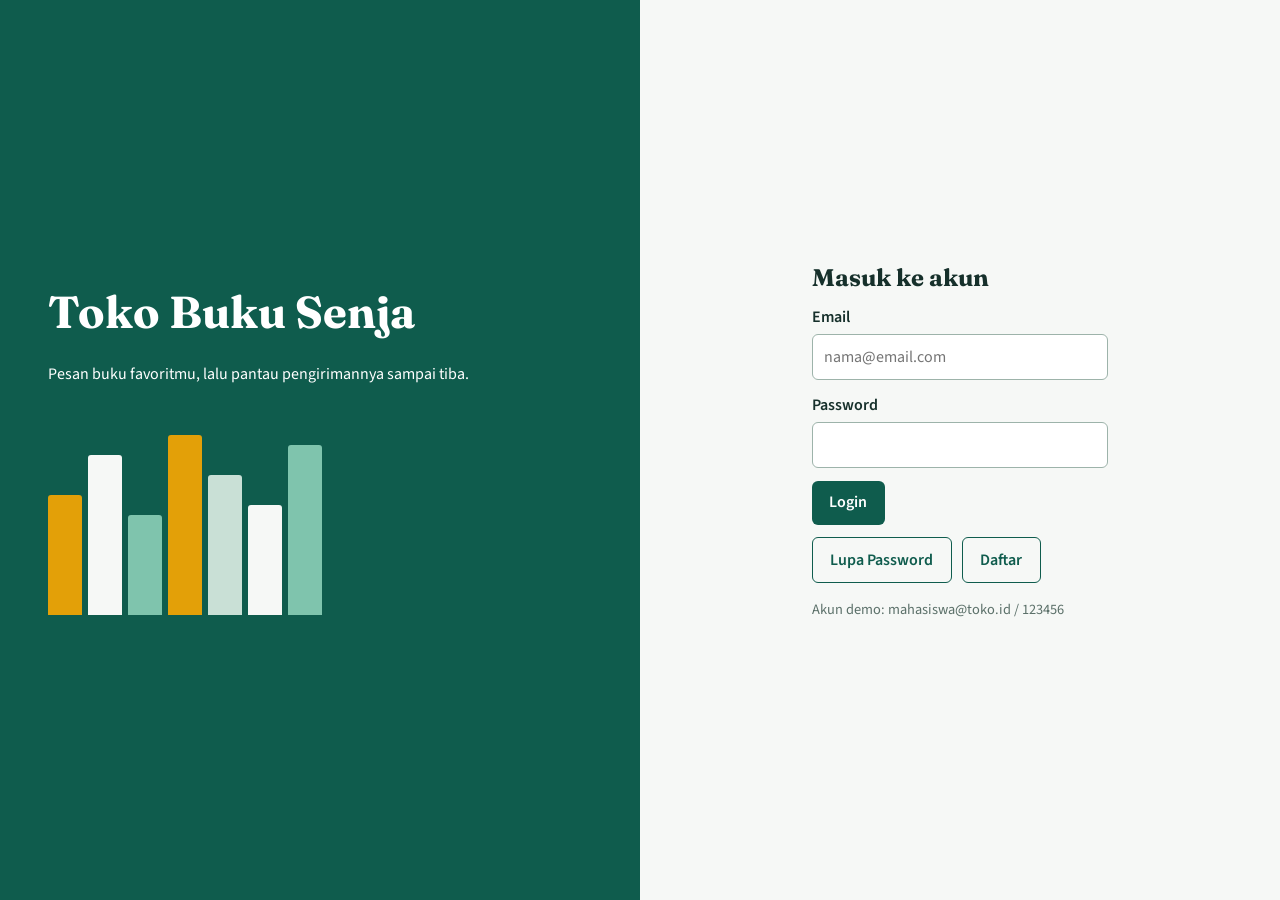
<file: index.html>
<!DOCTYPE html>
<html lang="id">
<head>
  <meta charset="UTF-8">
  <meta name="viewport" content="width=device-width, initial-scale=1">
  <title>Login | Toko Buku Senja</title>
  
  <link rel="preconnect" href="https://fonts.googleapis.com">
  <link href="https://fonts.googleapis.com/css2?family=Fraunces:wght@600;700&family=Source+Sans+3:wght@400;600&display=swap" rel="stylesheet">
  <link rel="stylesheet" href="css/style.css">
</head>
<body data-page="login">

  <div class="auth">
    <aside class="auth-side">
      <h1>Toko Buku Senja</h1>
      <p>Pesan buku favoritmu, lalu pantau pengirimannya sampai tiba.</p>
      
      <div class="spines" aria-hidden="true">
        <i style="height:120px; background:#e3a008"></i>
        <i style="height:160px; background:#f6f8f6"></i>
        <i style="height:100px; background:#7fc4ad"></i>
        <i style="height:180px; background:#e3a008"></i>
        <i style="height:140px; background:#c9e0d6"></i>
        <i style="height:110px; background:#f6f8f6"></i>
        <i style="height:170px; background:#7fc4ad"></i>
      </div>
    </aside>

    <main class="auth-form">
      <div class="box">
        <h2>Masuk ke akun</h2>
        
        <form id="formLogin" novalidate>
          <label for="email">Email</label>
          <input id="email" type="email" autocomplete="username" placeholder="nama@email.com">
          
          <label for="password">Password</label>
          <input id="password" type="password" autocomplete="current-password">
          
          <button class="btn" type="submit">Login</button>
        </form>

        <div class="links">
          <button class="btn ghost" id="btnLupa" type="button">Lupa Password</button>
          <button class="btn ghost" id="btnDaftar" type="button">Daftar</button>
        </div>

        <p class="hint">Akun demo: mahasiswa@toko.id / 123456</p>
      </div>
    </main>
  </div>

  <script src="js/data.js"></script>
  <script src="js/script.js"></script>
</body>
</html>
</file>
<file: css/style.css>
/* =================================================================agang
   Toko Buku Senja - style.css (External CSS)
   =================================================================== */

/* 1. Root & Variabel Warna */
:root {
  --ink: #16302b;
  --green: #0f5c4d;
  --green2: #0a443a;
  --mint: #e4efe9;
  --paper: #f6f8f6;
  --amber: #e3a008;
  --red: #b42318;
  --line: #cfdcd5;
}

/* 2. Global Reset & Typography */
* {
  box-sizing: border-box;
}

body {
  margin: 0;
  font: 16px/1.55 'Source Sans 3', system-ui, sans-serif;
  background: var(--paper);
  color: var(--ink);
}

h1, h2, h3 {
  font-family: 'Fraunces', Georgia, serif;
  line-height: 1.2;
  margin: 0 0 .5rem;
}

a {
  color: var(--green);
}

/* 3. Layout Utama (Topbar, Main, Footer) */
.topbar {
  background: var(--green);
  color: #fff;
  display: flex;
  flex-wrap: wrap;
  align-items: center;
  justify-content: space-between;
  gap: .5rem 1.5rem;
  padding: .7rem 1.5rem;
}

.brand {
  font-family: 'Fraunces', Georgia, serif;
  font-size: 1.3rem;
  font-weight: 700;
}

.topbar nav {
  display: flex;
  flex-wrap: wrap;
  gap: .25rem;
}

.topbar a {
  color: #fff;
  text-decoration: none;
  padding: .35rem .8rem;
  border-radius: 6px;
}

.topbar a:hover,
.topbar a[aria-current] {
  background: var(--green2);
}

main {
  max-width: 1000px;
  margin: 0 auto;
  padding: 1.5rem;
}

footer {
  text-align: center;
  padding: 1.5rem;
  color: #5b7069;
  font-size: .9rem;
}

/* 4. Panel, Form, & Tombol */
.panel {
  background: #fff;
  border: 1px solid var(--line);
  border-radius: 10px;
  padding: 1.25rem;
  margin-bottom: 1.25rem;
}

label {
  display: block;
  font-weight: 600;
  margin: .8rem 0 .25rem;
}

input,
select,
textarea {
  width: 100%;
  padding: .6rem .7rem;
  border: 1px solid #9db3aa;
  border-radius: 6px;
  font: inherit;
  background: #fff;
}

input:focus,
select:focus,
textarea:focus,
.btn:focus-visible,
a:focus-visible,
.tile:focus-visible {
  outline: 3px solid var(--amber);
  outline-offset: 1px;
}

.btn {
  display: inline-block;
  background: var(--green);
  color: #fff;
  border: 0;
  border-radius: 6px;
  padding: .6rem 1.1rem;
  font: inherit;
  font-weight: 600;
  cursor: pointer;
  margin-top: .8rem;
  text-decoration: none;
}

.btn:hover {
  background: var(--green2);
}

.btn.ghost {
  background: transparent;
  color: var(--green);
  border: 1px solid var(--green);
}

.btn.ghost:hover {
  background: var(--mint);
}

.btn.danger {
  background: var(--red);
}

.btn.small {
  padding: .25rem .6rem;
  margin: 0;
  font-size: .9rem;
}

/* 5. Grid, Tabel, & Komponen Pendukung */
.grid {
  display: grid;
  grid-template-columns: repeat(auto-fit, minmax(220px, 1fr));
  gap: 1rem;
}

.row {
  display: grid;
  grid-template-columns: repeat(auto-fit, minmax(180px, 1fr));
  gap: 0 1rem;
}

.tablewrap {
  overflow-x: auto;
}

table {
  width: 100%;
  border-collapse: collapse;
}

th,
td {
  text-align: left;
  padding: .55rem .6rem;
  border-bottom: 1px solid var(--line);
  vertical-align: middle;
}

th {
  background: var(--mint);
}

td input[type=number] {
  width: 80px;
}

.cover {
  width: 42px;
  height: 56px;
  object-fit: cover;
  border-radius: 3px;
  background: var(--green);
  display: block;
}

.badge {
  padding: .1rem .5rem;
  border-radius: 99px;
  background: var(--mint);
  font-size: .85rem;
}

.badge.low {
  background: #fde8c4;
  color: #7a4b00;
}

.empty {
  text-align: center;
  color: #5b7069;
}

.total {
  font-size: 1.3rem;
  font-weight: 700;
}

/* 6. Halaman Login / Auth */
.auth {
  min-height: 100vh;
  display: grid;
  grid-template-columns: 1fr 1fr;
}

.auth-side {
  background: var(--green);
  color: #fff;
  padding: 3rem;
  display: flex;
  flex-direction: column;
  justify-content: center;
}

.auth-side h1 {
  font-size: 2.8rem;
}

.spines {
  display: flex;
  align-items: flex-end;
  gap: 6px;
  margin-top: 2rem;
}

.spines i {
  display: block;
  width: 34px;
  border-radius: 3px 3px 0 0;
}

.auth-form {
  display: flex;
  align-items: center;
  justify-content: center;
  padding: 2rem;
}

.auth-form .box {
  width: 100%;
  max-width: 380px;
}

.links {
  display: flex;
  gap: .6rem;
  flex-wrap: wrap;
}

.hint {
  font-size: .9rem;
  color: #5b7069;
  margin-top: 1rem;
}

/* 7. Halaman Dashboard */
.hero h1 {
  font-size: 2.2rem;
}

.tile {
  display: block;
  width: 100%;
  text-align: left;
  background: #fff;
  border: 1px solid var(--line);
  border-left: 6px solid var(--green);
  border-radius: 10px;
  padding: 1.2rem;
  color: var(--ink);
  text-decoration: none;
  font: inherit;
  cursor: pointer;
}

.tile:hover {
  background: var(--mint);
}

.tile strong {
  display: block;
  font-family: 'Fraunces', Georgia, serif;
  font-size: 1.2rem;
}

/* 8. Komponen Modal */
.overlay {
  position: fixed;
  inset: 0;
  background: rgba(10, 30, 25, .6);
  display: flex;
  align-items: center;
  justify-content: center;
  padding: 1rem;
  z-index: 10;
}

.modal {
  background: #fff;
  border-radius: 12px;
  padding: 1.5rem;
  width: 100%;
  max-width: 540px;
  max-height: 90vh;
  overflow: auto;
  position: relative;
}

.close {
  position: absolute;
  top: .4rem;
  right: .8rem;
  border: 0;
  background: none;
  font-size: 1.8rem;
  cursor: pointer;
}

.modal ul {
  padding-left: 1.2rem;
}

/* 9. Halaman Tracking & Progress */
.bar {
  height: 10px;
  background: var(--mint);
  border-radius: 99px;
  overflow: hidden;
  margin: 1rem 0;
}

.bar span {
  display: block;
  height: 100%;
  background: var(--amber);
  transition: width .6s;
}

.steps {
  list-style: none;
  padding: 0;
  display: grid;
  grid-template-columns: repeat(auto-fit, minmax(120px, 1fr));
  gap: .5rem;
}

.steps li {
  padding: .5rem;
  border-radius: 6px;
  background: #eef2f0;
  color: #5b7069;
  text-align: center;
  font-size: .9rem;
}

.steps li.done {
  background: var(--green);
  color: #fff;
}

.steps li.now {
  background: var(--amber);
  color: #2b2000;
  font-weight: 700;
}

dl {
  display: grid;
  grid-template-columns: max-content 1fr;
  gap: .3rem 1rem;
}

dt {
  font-weight: 600;
}

dd {
  margin: 0;
}

/* 10. Responsive Breakpoints & Media Queries */
@media (max-width: 700px) {
  .auth {
    grid-template-columns: 1fr;
  }
  .auth-side {
    padding: 2rem;
  }
}

@media (prefers-reduced-motion: reduce) {
  .bar span {
    transition: none;
  }
}
</file>
